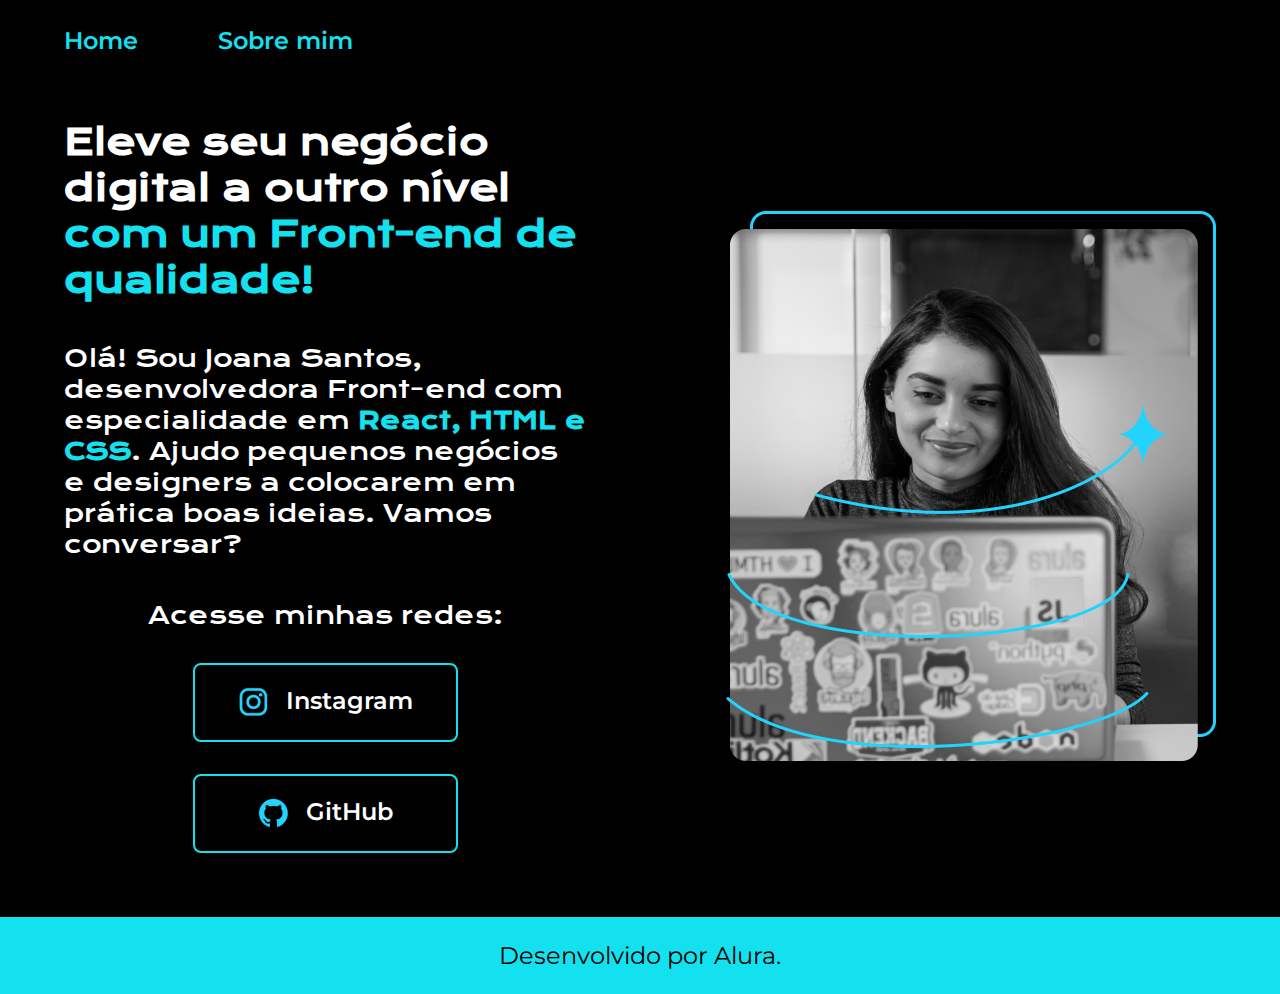
<file: index.html>
<!DOCTYPE html>
<html lang="pt-br">
<head>
    <meta charset="UTF-8">
    <meta http-equiv="X-UA-Compatible" content="IE=edge">
    <meta name="viewport" content="width=device-width, initial-scale=1.0">
    <title>Portfolio</title>
    <link rel="stylesheet" href="./Styles/Portfolio.css">
    
</head>
<body>
    <header class="cabecalho">
        <nav class="cabecalho__menu">
            <a class="cabecalho__menu__links" href="index.html">Home</a>
            <a class="cabecalho__menu__links" href="About.html">Sobre mim</a>
        </nav>
    </header>
    <main class="apresentacao">
        <section class="apresentacao__conteudo">
            <h1 class="apresentacao__conteudo__titulo">Eleve seu negócio digital a outro nível <strong class="titulo-destaque"> com um Front-end de qualidade!</strong></h1>
            <p class="apresentacao__conteudo__texto">Olá! Sou Joana Santos, desenvolvedora Front-end com especialidade em <strong class="habilidades"> React, HTML e CSS</strong>. Ajudo pequenos negócios e designers a colocarem em prática boas ideias. Vamos conversar?</p>
            <div class="apresentacao__links">
                <h2 class="apresentacao__links__subtitulo">Acesse minhas redes: </h2>    
                <a class="apresentacao__links__navegacao" target="_blank" href="https://instagram.com/carina_rammos">
                <img src="assets/instagram.png">
                Instagram</a>
                <a class="apresentacao__links__navegacao" target="_blank" href="https://github.com/CarinaORamos">
                <img src="assets/github.png">    
                GitHub</a>
            </div>
        </section>
        <img src="assets/Imagem.png" alt="Joana programando">
    </main>
    <footer class="rodape">
        <p>Desenvolvido por Alura.</p>
    </footer>
</body>
</html>
</file>
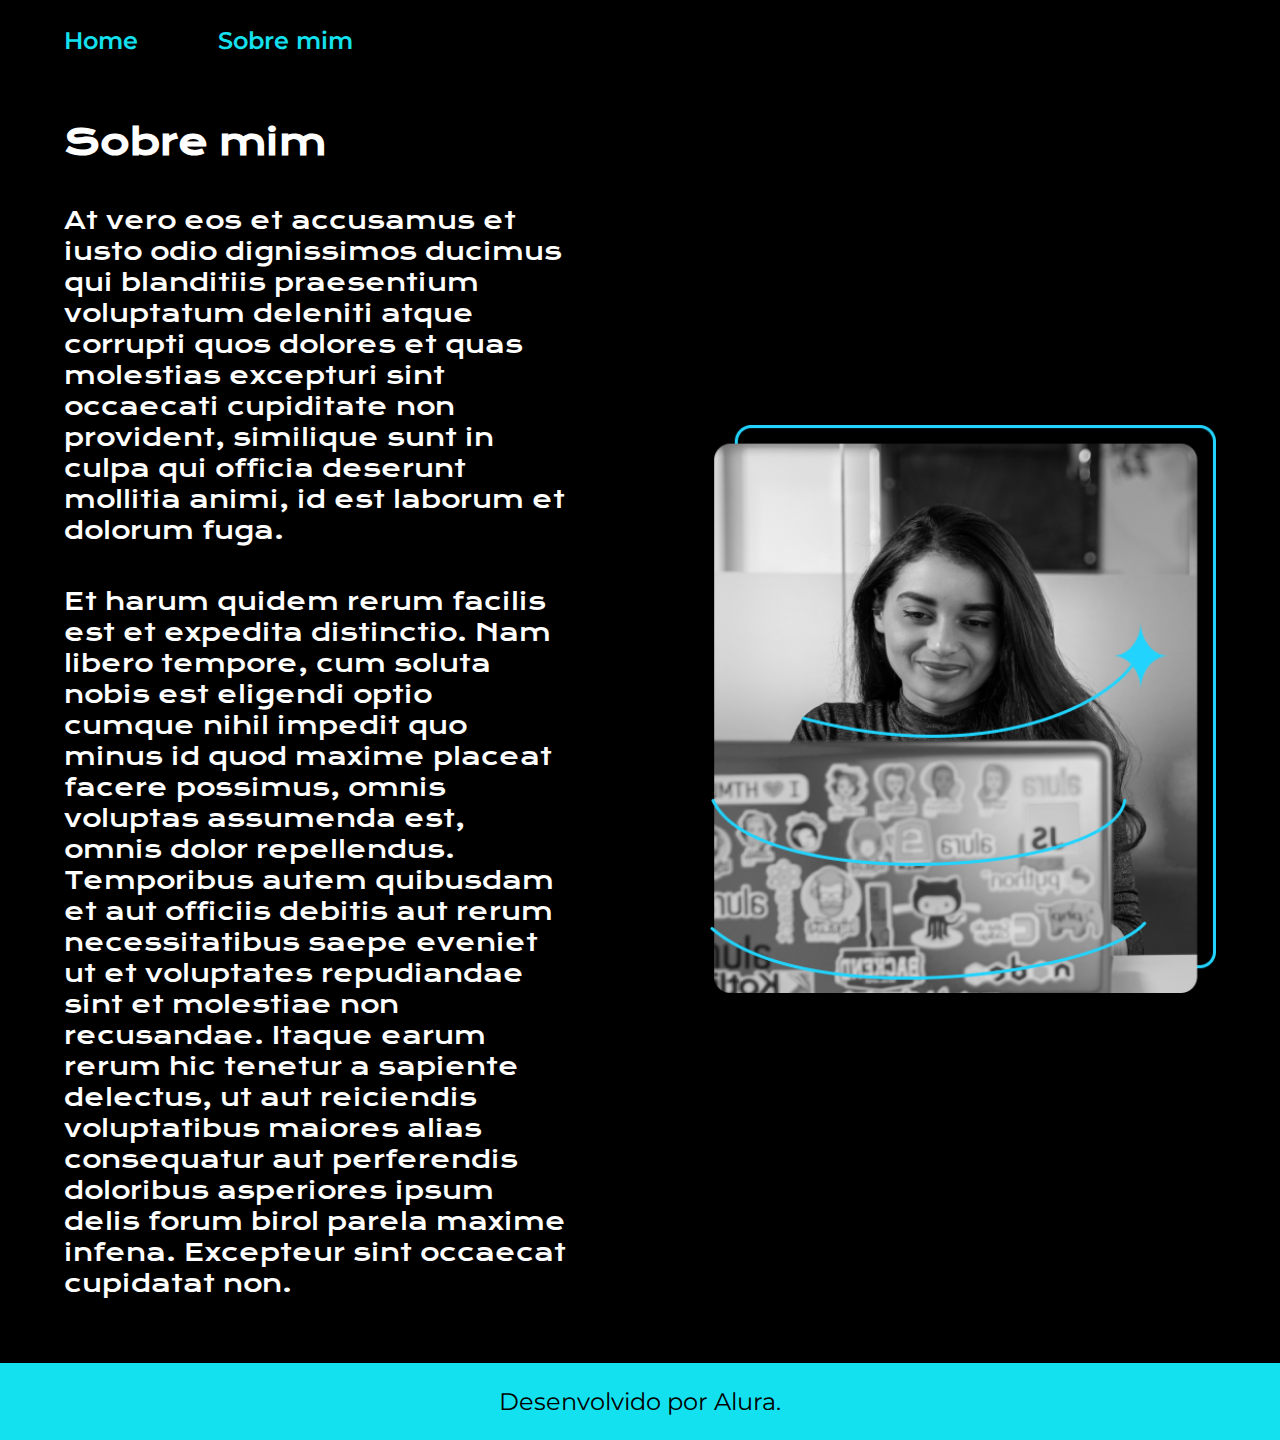
<file: About.HTML>
<!DOCTYPE html>
<html lang="pt-br">
<head>
    <meta charset="UTF-8">
    <meta http-equiv="X-UA-Compatible" content="IE=edge">
    <meta name="viewport" content="width=device-width, initial-scale=1.0">
    <title>Sobre mim</title>
    <link rel="stylesheet" href="./Styles/Portfolio.css">
</head>
<body>
    <header class="cabecalho">
        <nav class="cabecalho__menu">
            <a class="cabecalho__menu__links" href="index.html">Home</a>
            <a class="cabecalho__menu__links" href="About.html">Sobre mim</a>
        </nav>
    </header>
   <main class="apresentacao">
        <section class="apresentacao__conteudo">
            <h1 class="apresentacao__conteudo__titulo">Sobre mim</h1>
            <p class="apresentacao__conteudo__texto">At vero eos et accusamus et iusto odio dignissimos ducimus qui blanditiis praesentium voluptatum deleniti atque corrupti quos dolores et quas molestias excepturi sint occaecati cupiditate non provident, similique sunt in culpa qui officia deserunt mollitia animi, id est laborum et dolorum fuga.</p>
            <p class="apresentacao__conteudo__texto">Et harum quidem rerum facilis est et expedita distinctio. Nam libero tempore, cum soluta nobis est eligendi optio cumque nihil impedit quo minus id quod maxime placeat facere possimus, omnis voluptas assumenda est, omnis dolor repellendus. Temporibus autem quibusdam et aut officiis debitis aut rerum necessitatibus saepe eveniet ut et voluptates repudiandae sint et molestiae non recusandae. Itaque earum rerum hic tenetur a sapiente delectus, ut aut reiciendis voluptatibus maiores alias consequatur aut perferendis doloribus asperiores ipsum delis forum birol parela maxime infena. Excepteur sint occaecat cupidatat non.</p>
        </section>    
        <img class="apresentacao__imagem" src="assets/Imagem.png" alt="Joana Santos programando">   
    </main>
   <footer class="rodape">
        <p>Desenvolvido por Alura.</p>
   </footer>
</body>
</html>
</file>
<file: Styles/Portfolio.css>
@import url('https://fonts.googleapis.com/css2?family=Krona+One&display=swap');
@import url('https://fonts.googleapis.com/css2?family=Montserrat&display=swap');
@import url('https://fonts.googleapis.com/css2?family=Montserrat:wght@600&display=swap');

:root {
    --cor-primaria: black;
    --cor-secundaria:white;
    --cor-terciaria: #14e1ef;
    --cor-hover: gray;

    --font-primaria: 'Krona One', sans-serif;
    --font-secundaria: 'Montserrat', sans-serif;
}

* {
    margin: 0;
    padding:0;
}


body {
    box-sizing:border-box;
    background-color: var(--cor-primaria);
    color: var(--cor-secundaria);
}

.cabecalho {
    padding: 2% 0% 0% 5% ;
}

.cabecalho__menu {
    display: flex;
    gap: 80px;
}

.cabecalho__menu__links {
    font-family: var(--font-secundaria);
    font-size: 1.5rem;
    font-weight: 600;
    color: var(--cor-terciaria);
    text-decoration: none;
}

.habilidades {
    color: var(--cor-terciaria);
}

.titulo-destaque {
    color: var(--cor-terciaria);
}

.titulo-destaque:hover {
background-color: var(--cor-hover);
}

.apresentacao {
    padding:5%;
    display:flex;
    align-items:center;
    justify-content:space-between;
    gap:82px;
}

.apresentacao__conteudo {
    width: 50%;
    margin-right: 5%;
    display: flex;
    flex-direction: column;
    gap: 40px;
}

.apresentacao__conteudo__titulo {
    font-size: 2.25rem;
    font-family: var(--font-primaria);
}

.apresentacao__conteudo__texto {
    font-size: 1.5rem;
    font-family: var(--font-primaria);
}

.apresentacao__links{
    display: flex;
    flex-direction: column;
    justify-content: space-between;
    align-items:center;
    gap:32px;
}

.apresentacao__links__subtitulo {
    font-family: var(--font-primaria);
    font-weight: 400;
    font-size: 1.5rem;

}

.apresentacao__links__navegacao {
    display: flex;
    justify-content: center;
    gap: 16px;
    border: 2px solid var(--cor-terciaria);
    width: 50%;
    text-align:center;
    font-size: 1.5rem;
    font-weight: 600;
    border-radius: 8px;
    padding: 21.5px 0px;
    text-decoration:  none;
    color: var(--cor-secundaria);
    font-family: var(--font-secundaria);
}

.apresentacao__links__navegacao:hover {
    background-color: var(--cor-hover);
    padding: 3%;
}

.apresentacao__imagem {
    width: 50%;
}

.rodape {
    padding:24px;
    background-color: var(--cor-terciaria);
    color:black;
    text-align: center;
    font-family: var(--font-secundaria);
    font-size:1.5rem;
    font-weight: 400;
}

@media (max-width: 1200px) {
    .cabecalho{
        padding: 10%;
    }

    .cabecalho__menu {

        justify-content: center;
    }

    .apresentacao {
        flex-direction: column-reverse;
        padding: 5%;
    }

    .apresentacao__conteudo {
        width: auto;
    }
}
</file>
